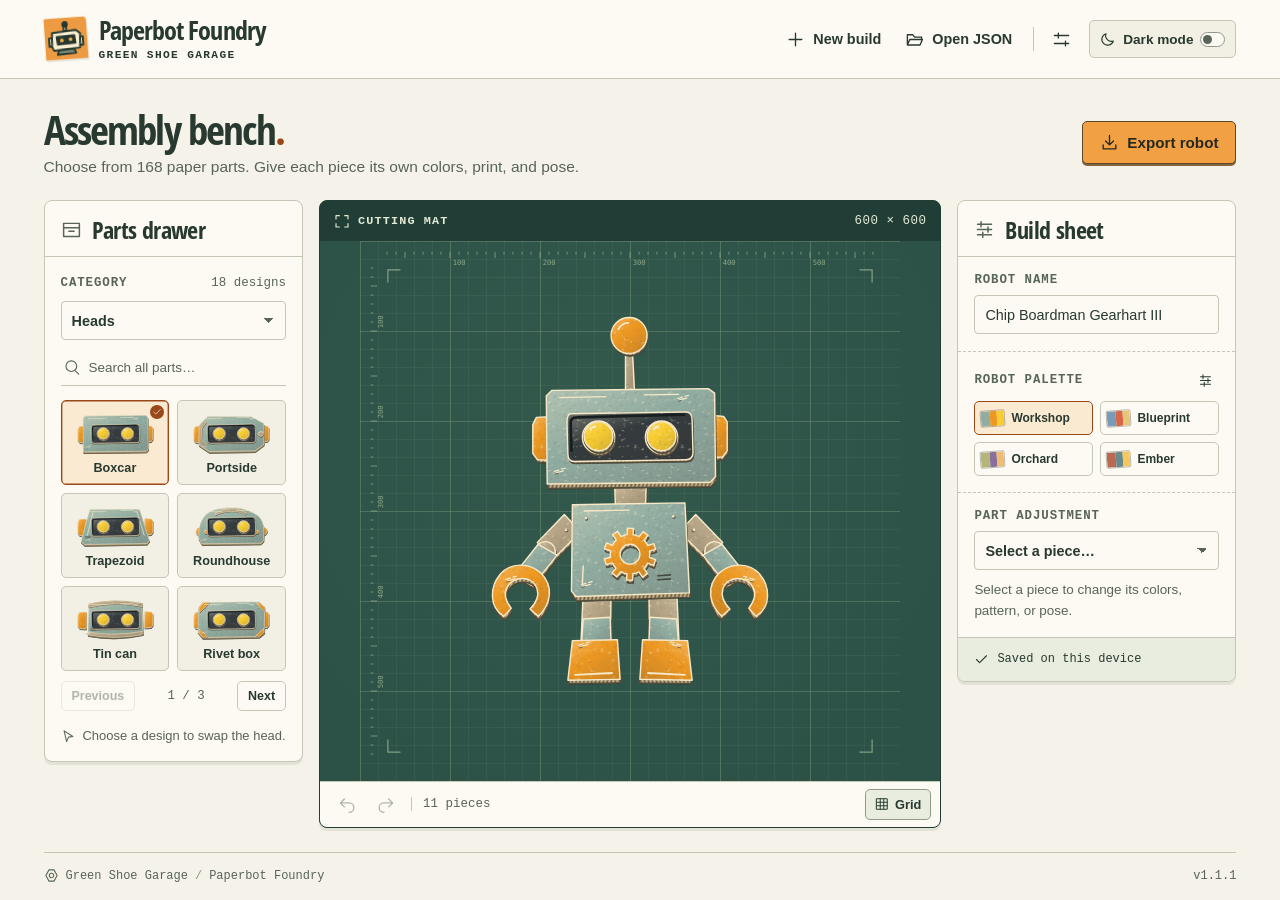
<file: index.html>
<!doctype html>
<html lang="en">
<head>
  <meta charset="utf-8">
  <meta name="viewport" content="width=device-width, initial-scale=1">
  <title>Paperbot Foundry · Green Shoe Garage</title>
  <meta http-equiv="refresh" content="0; url=./public/index.html">
</head>
<body><p><a href="./public/index.html">Open Paperbot Foundry</a></p></body>
</html>
</file>
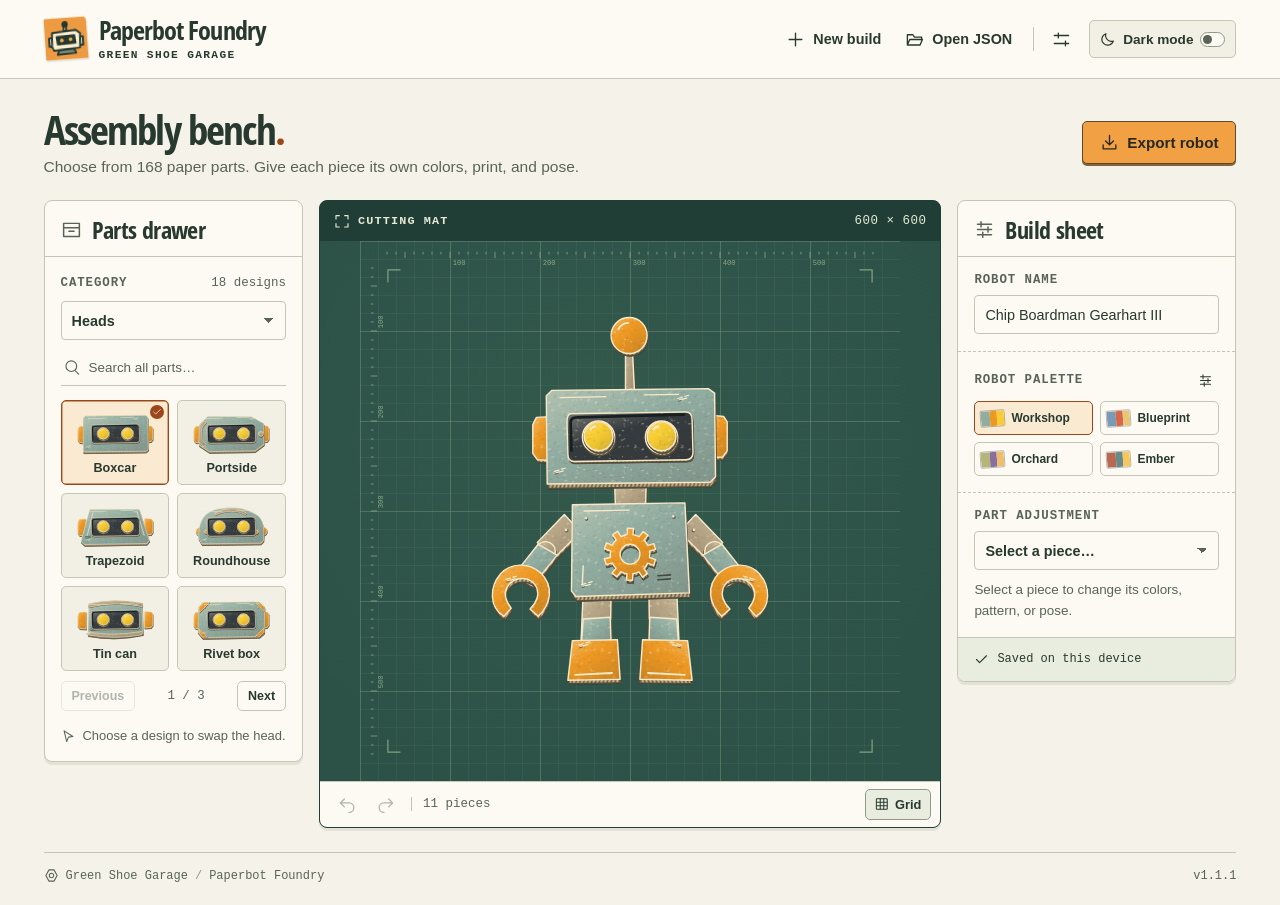
<file: public/index.html>
<!doctype html>
<html lang="en" data-theme="workshop">
<head>
<meta charset="utf-8"><meta name="viewport" content="width=device-width,initial-scale=1">
<meta name="theme-color" content="#f6f3e9"><meta name="description" content="Make a cut-paper robot at the Green Shoe Garage assembly bench. Pose interchangeable parts and download your creation.">
<title>Paperbot Foundry · Green Shoe Garage</title><link rel="icon" href="mark.svg" type="image/svg+xml"><script src="appearance.js"></script><link rel="stylesheet" href="workshop.css">
<script defer src="cutouts.js"></script><script defer src="parts.js"></script><script defer src="workshop.js"></script>
</head>
<body>
<header class="masthead"><div class="shell mast-inner">
<div class="brand"><img src="mark.svg" width="48" height="48" alt=""><div><div class="brand-name">Paperbot Foundry</div><div class="brand-by">GREEN SHOE GARAGE</div></div></div>
<nav aria-label="Project"><button id="new" class="quiet"><i data-icon="new"></i><span>New build</span></button><button id="open" class="quiet"><i data-icon="folder"></i><span>Open JSON</span></button><span class="nav-line"></span><button id="settings" class="icon" aria-label="Appearance and help" title="Appearance and help"><i data-icon="settings"></i></button></nav>
<button id="dark-toggle" class="theme-switch" type="button" aria-pressed="false"><i data-icon="moon"></i>Dark mode<span class="switch-track" aria-hidden="true"></span></button>
</div></header>
<main class="shell">
<div class="intro"><div><h1>Assembly bench<span class="title-dot">.</span></h1><p>Choose from 168 paper parts. Give each piece its own colors, print, and pose.</p></div><button class="primary" id="export"><i data-icon="download"></i>Export robot</button></div>
<div class="workshop">
<section class="panel drawer" aria-labelledby="drawer-title">
<div class="panel-title"><i data-icon="drawer"></i><h2 id="drawer-title">Parts drawer</h2></div>
<div class="drawer-body"><div class="label-line"><label for="category" class="label">Category</label><span class="mini" id="category-count"></span></div>
<select id="category"></select>
<label class="search-box"><span class="sr">Search all parts</span><i data-icon="search"></i><input type="search" id="part-search" placeholder="Search all parts…" autocomplete="off"></label>
<fieldset id="sides" hidden><legend class="sr">Limb side</legend><label><input type="radio" name="side" value="left" checked> Left</label><label><input type="radio" name="side" value="right"> Right</label></fieldset>
<div class="tiles" id="tiles"></div>
<div class="pages" id="pages"><button id="prev-page" aria-label="Previous page of parts">Previous</button><span id="page-info" class="mini" aria-live="polite"></span><button id="next-page" aria-label="Next page of parts">Next</button></div>
<p class="hint" id="drawer-hint"><i data-icon="pointer"></i><span></span></p></div></section>
<section class="mat-panel" aria-label="Robot assembly mat">
<div class="mat-top"><span><i data-icon="crop"></i>Cutting mat</span><span class="size-label">600 × 600</span></div>
<div class="mat-area"><div class="art-frame" id="frame">
<svg id="mat-grid" viewBox="0 0 600 600" aria-hidden="true"></svg><svg xmlns="http://www.w3.org/2000/svg" id="stage" tabindex="0" role="group" aria-label="Robot canvas. Select a part and use arrow keys to move it." viewBox="0 0 600 600"></svg>
<div class="mat-empty" id="mat-empty" hidden><i data-icon="drawer"></i><strong>Empty cutting mat</strong><span>Pick a part from the drawer to begin.</span></div>
</div></div>
<div class="mat-bottom"><div class="tools"><button id="undo" class="icon" title="Undo (Ctrl or Command Z)" aria-label="Undo"><i data-icon="undo"></i></button><button id="redo" class="icon" title="Redo" aria-label="Redo"><i data-icon="redo"></i></button></div><span class="mini part-count" id="part-count"></span><button id="grid-btn" class="grid-control" aria-pressed="true"><i data-icon="grid"></i>Grid</button></div></section>
<section class="panel sheet" aria-labelledby="sheet-title"><div class="panel-title"><i data-icon="sliders"></i><h2 id="sheet-title">Build sheet</h2></div>
<div class="sheet-section"><label for="robot-name" class="label">Robot name</label><input id="robot-name" type="text" maxlength="80" autocomplete="off"></div>
<div class="sheet-section"><div class="label-line"><span class="label">Robot palette</span><button id="custom" class="icon compact" title="Mix custom paper colors" aria-label="Mix custom paper colors"><i data-icon="sliders"></i></button></div><div id="palettes" class="palettes"></div></div>
<div class="sheet-section part-edit"><label class="label" for="piece">Part adjustment</label><select id="piece"></select><div id="selection-empty" class="adjust-hint">Select a piece to change its colors, pattern, or pose.</div>
<div id="adjustments" hidden><button id="part-finish" class="finish-button"><i data-icon="paint"></i> Colors &amp; pattern</button><div id="finish-summary" class="mini"></div><div class="range-row"><label for="angle">Angle</label><output id="angle-out" for="angle"></output></div><input type="range" id="angle" min="-180" max="180">
<div class="range-row"><label for="scale">Scale</label><output id="scale-out" for="scale"></output></div><input type="range" id="scale" min="30" max="220">
<div class="mirrors"><button id="flip" aria-label="Mirror horizontally" aria-pressed="false"><i data-icon="flip"></i>Mirror X</button><button id="flip-y" aria-label="Mirror vertically" aria-pressed="false"><i data-icon="flipY"></i>Mirror Y</button></div><div class="edit-tools"><button id="copy" class="icon" aria-label="Duplicate part" title="Duplicate part"><i data-icon="copy"></i></button><button id="raise" class="icon" aria-label="Bring forward one layer" title="Bring forward one layer"><i data-icon="up"></i></button><button id="lower" class="icon" aria-label="Send back one layer" title="Send back one layer"><i data-icon="down"></i></button><button id="remove" class="icon" aria-label="Remove part" title="Remove part"><i data-icon="trash"></i></button></div></div></div>
<div id="save-state" class="save-state"><i data-icon="check"></i><span>Saved on this device</span></div></section>
</div>
<footer><span><i data-icon="nut"></i>Green Shoe Garage <b>/</b> <span>Paperbot Foundry</span></span><span>v1.1.1</span></footer>
</main>
<input type="file" id="import-file" accept=".json,application/json" hidden>
<dialog id="modal"><div class="dialog-heading"><h2 id="dialog-title"></h2><button id="close" class="icon" aria-label="Close dialog"><i data-icon="close"></i></button></div><div id="dialog-content"></div></dialog>
<p id="notice" class="notice" role="status" aria-live="polite"></p>
</body></html>
</file>
<file: public/workshop.css>
@font-face{font-family:Bench;src:url("assets/bench.woff") format("woff");font-weight:700;font-display:swap}
:root{color-scheme:light;--paper:#f5f3e9;--card:#fcfaf2;--tile:#f2efe4;--ink:#28392f;--muted:#586457;--line:#c4c6b6;--strong:#8e9b89;--orange:#f2a044;--accent:#9a481a;--accent-bg:#faead2;--mat:#2c5147;--mat-top:#203e36;--mat-ink:#e4ead6;--grid:#a4be9a;--chip:#e8eddf;--focus:#a14910;--shadow:rgba(47,56,42,.09);--mono:"Courier New",monospace;font-family:"Open Sans",Arial,sans-serif;font-size:16px}
:root[data-theme=night]{color-scheme:dark;--paper:#18211d;--card:#242f29;--tile:#2e3a32;--ink:#f4f2e7;--muted:#c4ccbd;--line:#617365;--strong:#89a18a;--accent:#ffb96f;--accent-bg:#4b4031;--chip:#364d3b;--focus:#ffc579;--mat:#233e37;--mat-top:#172d26}
:root[data-theme=contrast]{color-scheme:dark;--paper:#050505;--card:#090909;--tile:#151515;--ink:#fff;--muted:#eee;--line:#d4d4d4;--strong:#fff;--orange:#ffda52;--accent:#ffdf6d;--accent-bg:#302500;--chip:#172a13;--focus:#ffed64;--mat:#18271e;--mat-top:#000;--mat-ink:#fff}
*{box-sizing:border-box}body{margin:0;background:var(--paper);color:var(--ink)}button,input,select{font:inherit;color:inherit}button,select{cursor:pointer}button{border:1px solid var(--line);background:var(--card);border-radius:5px;display:inline-flex;align-items:center;justify-content:center;gap:.5rem;min-height:38px;font-weight:650}button:hover:not(:disabled){border-color:var(--strong);background-color:var(--tile)}button:disabled{cursor:default;opacity:.35}button:focus-visible,select:focus-visible,input:focus-visible,svg:focus-visible,a:focus-visible{outline:3px solid var(--focus);outline-offset:3px}button:active:not(:disabled){transform:translateY(1px)}[hidden]{display:none!important}svg.ui-ic{width:19px;height:19px;flex:none;display:inline-block;vertical-align:middle;pointer-events:none}
.shell{width:min(1510px,100%);margin:auto;padding-inline:clamp(18px,3.4vw,54px)}.masthead{border-bottom:1px solid var(--line);background:var(--card)}.mast-inner,.brand,nav,.intro,.label-line,.mat-top,.tools,.mat-bottom,.range-row,footer,footer>span,.dialog-heading,.save-state,.panel-title,.hint,.grid-control,.edit-tools{display:flex;align-items:center}.mast-inner,.intro,.label-line,.mat-top,.mat-bottom,.range-row,footer,.dialog-heading{justify-content:space-between}.mast-inner{min-height:78px}.brand{gap:11px}.brand img{transform:rotate(-4deg);width:44px;height:44px;filter:drop-shadow(1px 2px 0 var(--shadow))}.brand-name{font-family:Bench,"Arial Narrow",Arial,sans-serif;font-size:1.63rem;line-height:1.04;letter-spacing:-.035em}.brand-by,.mini,.label,.size-label,.save-state,footer,.mat-top,.part-no,.radio-label{font-family:var(--mono)}.brand-by{font-weight:700;letter-spacing:.12em;font-size:.7rem;margin-top:5px}.quiet,.icon,.grid-control{background:transparent}.quiet{border:1px solid transparent;padding:0 11px;font-size:.9rem}.nav-line{height:24px;width:1px;background:var(--line);margin:0 9px}.icon{height:36px;min-height:36px;min-width:36px;padding:5px;border-color:transparent}.intro{gap:1rem;padding:30px 0 24px}.intro h1{font-family:Bench,"Arial Narrow",Arial,sans-serif;font-size:clamp(2.35rem,3.2vw,3.2rem);letter-spacing:-.045em;line-height:1.01;margin:0}.title-dot{color:var(--accent)}.intro p{margin:.47rem 0 0;color:var(--muted);font-size:.97rem}.primary{color:#25291d;background:var(--orange);border:1.25px solid #5f4829;min-height:43px;padding:0 17px;box-shadow:0 2px 0 #82653f;font-size:.95rem}.primary:hover:not(:disabled){background:#ffb963;border-color:#684d2c}.workshop{display:grid;grid-template-columns:minmax(220px,.93fr) minmax(340px,2.23fr) minmax(235px,1fr);gap:16px;align-items:start}.panel,.mat-panel{border:1px solid var(--line);border-radius:8px;overflow:hidden;background:var(--card);box-shadow:0 3px 0 var(--shadow)}.panel-title{gap:10px;padding:16px 16px 14px;border-bottom:1px solid var(--line)}.panel-title .ui-ic{color:var(--muted);width:21px;height:21px}h2,.dialog-heading h2{margin:0;font:700 1.52rem/1.05 Bench,"Arial Narrow",Arial,sans-serif;letter-spacing:-.025em}.drawer-body,.sheet-section{padding:16px}.label-line{min-height:20px}.label{text-transform:uppercase;font-weight:700;font-size:.775rem;letter-spacing:.075em;color:var(--muted);display:block}.mini,.size-label{font-size:.78rem}.mini{color:var(--muted)}select,input[type=text]{margin-top:8px;border:1px solid var(--line);height:39px;width:100%;border-radius:4px;background:var(--card);padding:0 10px;font-size:.9rem}select{appearance:none;background-image:linear-gradient(45deg,transparent 50%,var(--muted) 50%),linear-gradient(135deg,var(--muted) 50%,transparent 50%);background-position:calc(100% - 16px) 50%,calc(100% - 11px) 50%;background-repeat:no-repeat;background-size:5px 5px;padding-right:28px;font-weight:600}fieldset{margin:10px 0 0;padding:0;border:0;display:flex;gap:12px}input[type=radio]{accent-color:var(--accent)}.tiles{display:grid;grid-template-columns:repeat(2,minmax(0,1fr));gap:8px;margin-top:14px}.tile{display:flex;flex-direction:column;justify-content:space-between;position:relative;padding:6px 4px 9px;background:var(--tile);border:1px solid var(--line);border-radius:5px;gap:0;min-width:0;overflow:hidden;font-size:.79rem;font-weight:650}.tile:hover:not(:disabled){border-color:var(--accent);background:var(--accent-bg)}.tile[aria-pressed=true]{border:1.5px solid var(--accent);background:var(--accent-bg);box-shadow:inset 0 0 0 .4px var(--accent)}.tile-art{width:100%;height:clamp(53px,4.2vw,74px);overflow:visible}.tile-check{position:absolute;right:4px;top:4px;background:var(--accent);color:var(--card);width:14px;height:14px;border-radius:50%;display:grid;place-items:center}.tile-check .ui-ic{width:10px;height:10px}.hint{align-items:flex-start;gap:7px;color:var(--muted);font-size:.81rem;line-height:1.45;margin:16px 0 0}.hint .ui-ic{width:15px;height:15px;margin-top:2px}.mat-panel{border:1px solid var(--mat-top);background:var(--mat-top);box-shadow:0 3px 0 var(--shadow)}.mat-top{height:40px;padding:0 14px;color:var(--mat-ink);background:var(--mat-top);text-transform:uppercase;font-size:.74rem;letter-spacing:.095em;font-weight:700}.mat-top>span:first-child{display:flex;gap:8px;align-items:center}.mat-top .ui-ic{height:16px;width:16px}.size-label{font-weight:400;letter-spacing:.04em}.mat-area{background:var(--mat);display:grid;place-items:center;overflow:hidden;background-image:radial-gradient(ellipse at 46% 37%,#a2c49310,transparent 80%)}.art-frame{width:100%;max-width:min(100%,clamp(455px,60vh,700px));position:relative;aspect-ratio:1}.art-frame>svg{position:absolute;inset:0;width:100%;height:100%;display:block}#mat-grid{color:var(--grid)}#stage{touch-action:none;overflow:hidden}#stage [data-id]{cursor:grab}#stage.moving [data-id]{cursor:grabbing}.mat-empty{position:absolute;inset:0;display:flex;flex-direction:column;justify-content:center;align-items:center;color:var(--mat-ink);gap:8px;text-align:center;padding:32px;pointer-events:none}.mat-empty strong{font:700 2rem Bench,Arial,sans-serif}.mat-empty span{font-size:.9rem}.mat-empty .ui-ic{width:32px;height:32px}.mat-bottom{height:46px;padding:0 9px;background:var(--card);gap:8px;border-top:1px solid var(--line)}.tools{gap:2px}.part-count{margin-right:auto;border-left:1px solid var(--line);padding-left:11px}.grid-control{height:31px;min-height:31px;padding:0 9px;gap:6px;font-size:.8rem;border-color:var(--line)}.grid-control[aria-pressed=true]{background:var(--chip);border-color:var(--strong)}.grid-control .ui-ic{width:14px;height:14px}.sheet-section+.sheet-section{border-top:1px dashed var(--line)}.sheet-section:has(#robot-name){padding-bottom:17px}.compact{min-width:28px;height:24px;min-height:24px}.compact .ui-ic{width:15px;height:15px}.palettes{display:grid;grid-template-columns:1fr 1fr;gap:7px;margin-top:9px}.palette{min-width:0;white-space:nowrap;justify-content:flex-start;gap:6px;padding:5px;font-size:.75rem;font-weight:600;min-height:34px}.palette[aria-pressed=true]{border-color:var(--accent);background:var(--accent-bg)}.swatch{height:17px;width:25px;display:inline-flex;flex:none;overflow:hidden;border:1px solid #0004;border-radius:2px;transform:rotate(-4deg)}.swatch b:nth-child(1){flex:1.2}.swatch b{flex:1}.adjust-hint{font-size:.84rem;line-height:1.5;color:var(--muted);margin-top:10px}.range-row{margin-top:13px;font-size:.82rem}.range-row output{font: .8rem var(--mono)}input[type=range]{width:100%;margin:6px 0 0;accent-color:var(--accent)}.edit-tools{gap:2px;justify-content:space-between;border-top:1px dashed var(--line);padding-top:7px;margin-top:10px}.edit-tools .icon{min-width:28px}.edit-tools .ui-ic{height:17px;width:17px}.save-state{padding:14px 16px;gap:8px;background:var(--chip);color:var(--ink);font-size:.75rem;border-top:1px solid var(--line)}.save-state .ui-ic{width:15px;height:15px}footer{border-top:1px solid var(--line);margin:24px 0 20px;padding-top:14px;color:var(--muted);font-size:.75rem;line-height:1.5}footer>span{gap:7px}footer b{font-weight:400;color:var(--strong)}footer .ui-ic{width:15px;height:15px}
dialog{border:1px solid var(--strong);color:var(--ink);border-radius:9px;width:min(440px,calc(100% - 32px));background:var(--card);padding:20px;box-shadow:0 14px 70px #11231950;max-height:90dvh}dialog::backdrop{background:#101c16a8}.dialog-heading{gap:12px;border-bottom:1px solid var(--line);padding-bottom:10px;margin-bottom:14px}.dialog-heading h2{font-size:1.8rem}.modal-copy{font-size:.94rem;line-height:1.5;color:var(--muted);margin:12px 0}.choice-list{display:grid;gap:8px}.choice{padding:10px 13px;text-align:left;display:block}.choice strong{display:block}.choice small{display:block;color:var(--muted);font-size:.84rem;font-weight:400;margin-top:3px;line-height:1.4}.dialog-foot{display:flex;justify-content:flex-end;gap:10px;margin-top:18px}.dialog-foot button{padding-inline:14px}.format-row{display:grid;grid-template-columns:repeat(4,1fr);gap:5px}.format-row button[aria-pressed=true]{background:var(--accent-bg);border-color:var(--accent);color:var(--accent)}.modal-field{display:block;margin-top:16px}.note{font-size:.86rem;color:var(--muted);line-height:1.5}.color-row{display:flex;justify-content:space-between;align-items:center;margin-top:9px;font-size:.95rem}input[type=color]{border:1px solid var(--line);background:var(--tile);padding:2px;width:58px;height:34px}.notice{position:fixed;z-index:4;bottom:12px;left:50%;transform:translateX(-50%);background:var(--ink);color:var(--card);border:1px solid var(--line);padding:10px 17px;border-radius:5px;font-size:.88rem;max-width:calc(100vw - 24px);width:max-content;box-shadow:0 3px 14px #0003}.notice:empty{display:none}.sr{position:absolute;width:1px;height:1px;overflow:hidden;clip-path:inset(50%)}@media(min-width:1550px){.art-frame{max-width:min(100%,670px)}}
@media(max-width:1120px){.workshop{grid-template-columns:minmax(190px,.91fr) minmax(295px,1.85fr) minmax(205px,1fr);gap:11px}.shell{padding-inline:20px}.drawer-body,.sheet-section,.panel-title{padding:13px}.palette{gap:4px;font-size:.71rem}.swatch{width:21px}}
@media(max-width:840px){.workshop{grid-template-columns:minmax(190px,.75fr) minmax(290px,1.4fr)}.sheet{grid-column:1/-1;display:grid;grid-template-columns:1fr 1fr 1.25fr}.sheet .panel-title,.sheet .save-state{grid-column:1/-1}.sheet .sheet-section{border-top:none}.sheet-section+.sheet-section{border-left:1px dashed var(--line)}.intro{padding:23px 0 19px}.art-frame{max-width:100%}.tile-art{height:55px}}
@media(max-width:600px){.shell{padding-inline:12px}.mast-inner{min-height:62px}.brand{gap:8px}.brand img{width:35px;height:35px}.brand-name{font-size:1.28rem}.brand-by{font-size:.58rem;letter-spacing:.1em}.quiet{padding:0 7px;min-width:38px}.quiet span{position:absolute;clip-path:inset(50%);width:1px;height:1px;overflow:hidden}.nav-line{margin:0 2px}.intro{padding:18px 0 15px;align-items:flex-start}.intro h1{font-size:2.1rem}.intro p{font-size:.84rem;line-height:1.4;max-width:235px;margin-top:5px}.primary{font-size:.84rem;min-height:38px;white-space:nowrap;padding:0 10px}.primary .ui-ic{width:16px}.workshop{display:flex;flex-direction:column;gap:12px}.workshop>section{width:100%}.mat-panel{order:-1}.art-frame{width:min(100%,49vh);min-width:min(100%,280px)}.mat-top{height:31px}.mat-bottom{height:38px}.drawer .panel-title,.sheet .panel-title{padding:12px 14px}.drawer-body{padding:12px 14px}.tiles{grid-template-columns:repeat(3,minmax(0,1fr));margin-top:10px}.tile-art{height:48px}.tile{padding:4px 2px 6px}.sheet{display:block}.sheet .sheet-section+.sheet-section{border-left:none;border-top:1px dashed var(--line)}.palettes{grid-template-columns:repeat(4,minmax(0,1fr))}.palette{flex-direction:column}.hint{margin-top:10px}footer{margin-top:16px}.part-count{font-size:.72rem}}@media(prefers-reduced-motion:reduce){*{scroll-behavior:auto!important}}


/* Catalog browsing and the selected piece's paper finish. */
.search-box{display:flex;align-items:center;gap:6px;border-bottom:1px solid var(--line);margin-top:9px;padding:0 3px;color:var(--muted)}
.search-box .ui-ic{width:16px}.search-box input{width:100%;min-width:0;border:0;background:transparent;height:36px;font-size:.84rem;color:var(--ink);padding:0 3px}.search-box input::placeholder{color:var(--muted)}
.pages{display:flex;align-items:center;justify-content:space-between;gap:6px;margin-top:10px}.pages button{font-size:.78rem;padding:4px 10px;min-height:30px}
.finish-button{width:100%;font-size:.88rem;background:var(--chip);margin:11px 0 5px}.finish-button .ui-ic{width:16px}
#finish-summary{font-size:.73rem;color:var(--muted);line-height:1.4}
.mirrors{display:flex;gap:5px;margin-top:9px}.mirrors button{flex:1;padding:4px;font-size:.79rem;min-height:31px}.mirrors .ui-ic{width:15px;height:15px}.mirrors button[aria-pressed=true]{background:var(--accent-bg);border-color:var(--accent)}
.finish-lead{display:flex;align-items:center;gap:15px;margin-bottom:12px}.finish-lead svg{width:114px;height:81px;background:var(--mat);border:1px solid var(--mat-top);border-radius:4px}.finish-lead .mini{margin-top:4px;text-transform:capitalize}
.link-stock{display:flex;align-items:center;gap:6px;font-size:.9rem}.link-stock input{width:17px;height:17px;accent-color:var(--accent)}.stocks{display:grid;grid-template-columns:repeat(3,minmax(0,1fr));gap:8px;margin:11px 0 17px}.stocks label{background:var(--tile);border:1px solid var(--line);border-radius:4px;padding:7px 8px;display:flex;flex-direction:column;gap:3px;font-size:.8rem}.stocks input[type=color]{width:100%;min-height:28px;padding:1px;cursor:pointer}

.mast-inner nav{margin-left:auto}
.theme-switch{margin-left:10px;padding:0 10px;gap:7px;white-space:nowrap;color:var(--ink);background:var(--tile);font-size:.85rem}
.theme-switch .ui-ic{width:16px;height:16px}
.switch-track{display:inline-flex;align-items:center;width:25px;height:15px;padding:2px;border:1px solid var(--strong);border-radius:20px;background:var(--card)}
.switch-track::after{content:"";width:9px;height:9px;background:var(--muted);border-radius:100%}
.theme-switch[aria-pressed=true]{border-color:var(--accent)}
.theme-switch[aria-pressed=true] .switch-track{justify-content:flex-end;background:var(--accent);border-color:var(--accent)}
.theme-switch[aria-pressed=true] .switch-track::after{background:var(--paper)}
@media(max-width:480px){
  .mast-inner{display:grid;grid-template-columns:minmax(0,1fr) auto;row-gap:4px;padding-block:9px 6px}
  .theme-switch{grid-column:2;grid-row:1;min-height:35px;margin:0}
  .mast-inner nav{grid-row:2;grid-column:1/-1;justify-self:end}
  .mast-inner nav .quiet span{position:static;clip-path:none;width:auto;height:auto;overflow:visible}
}
</file>
